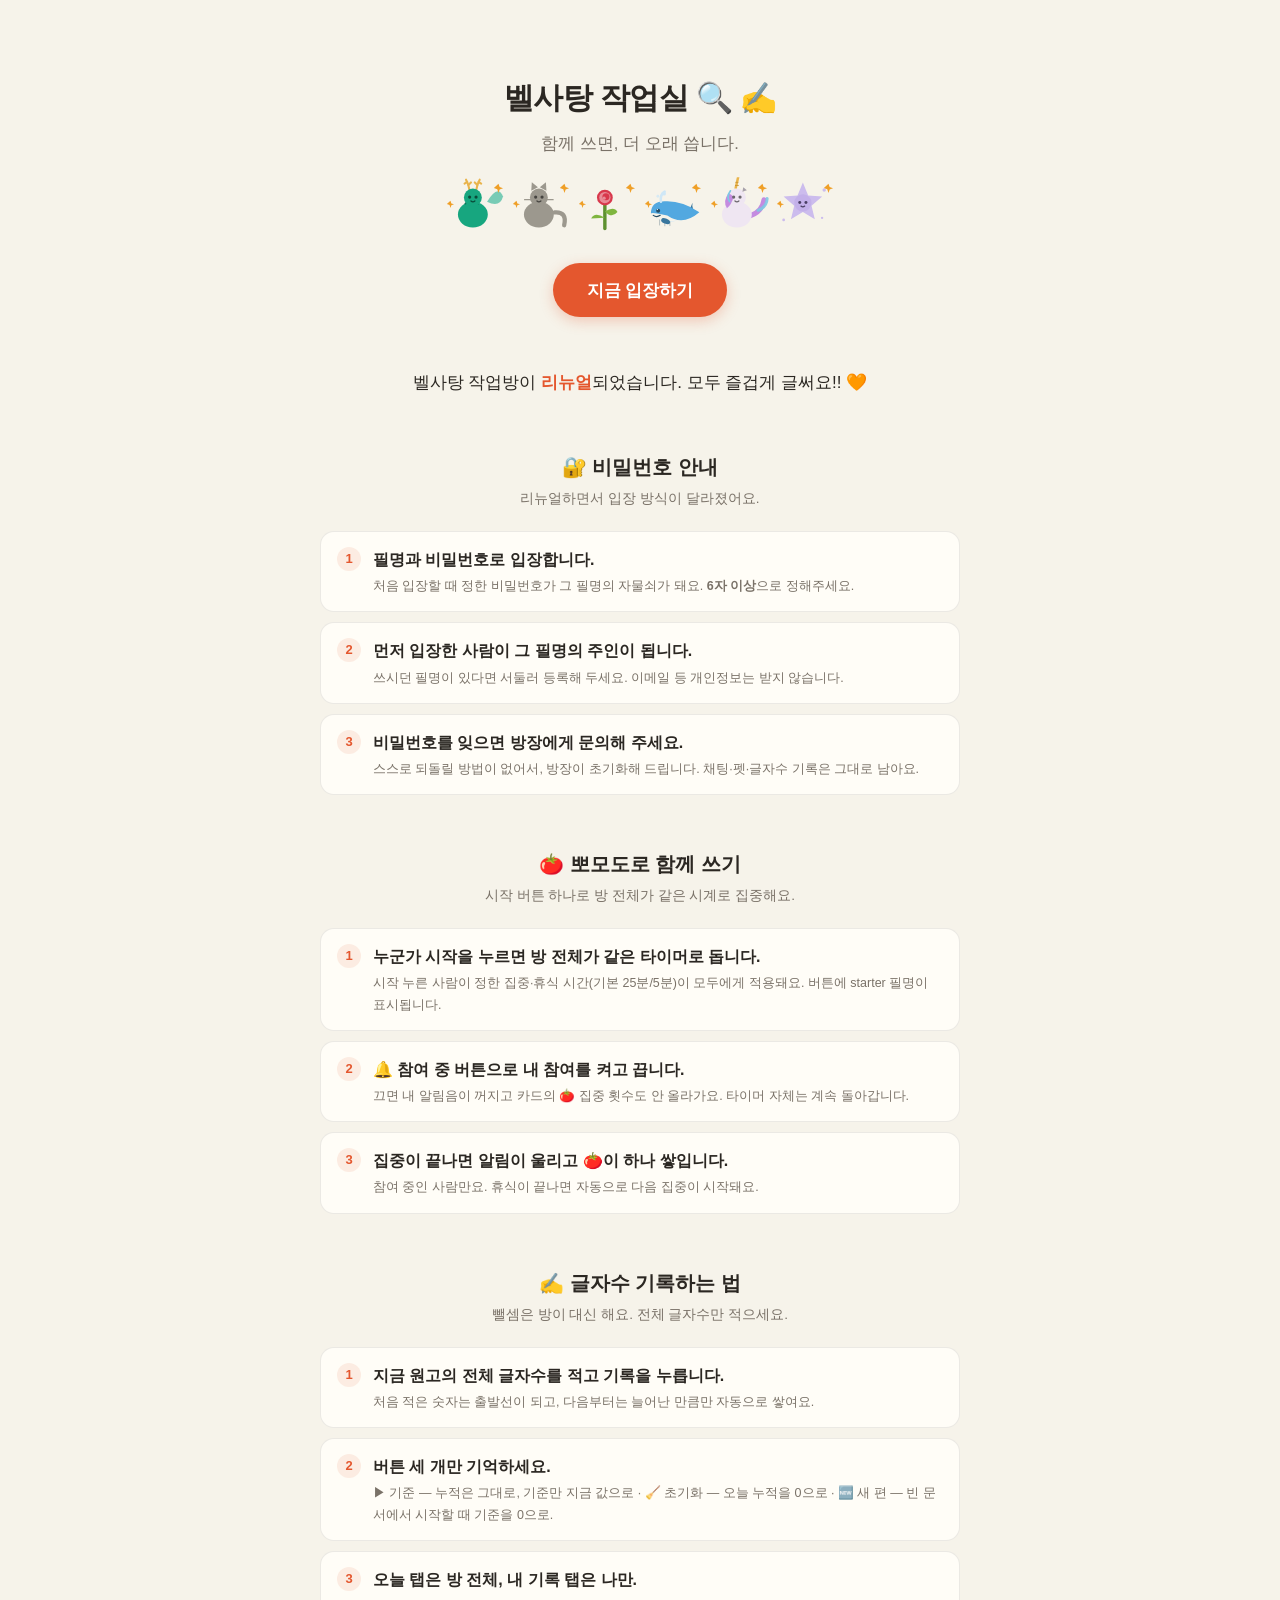
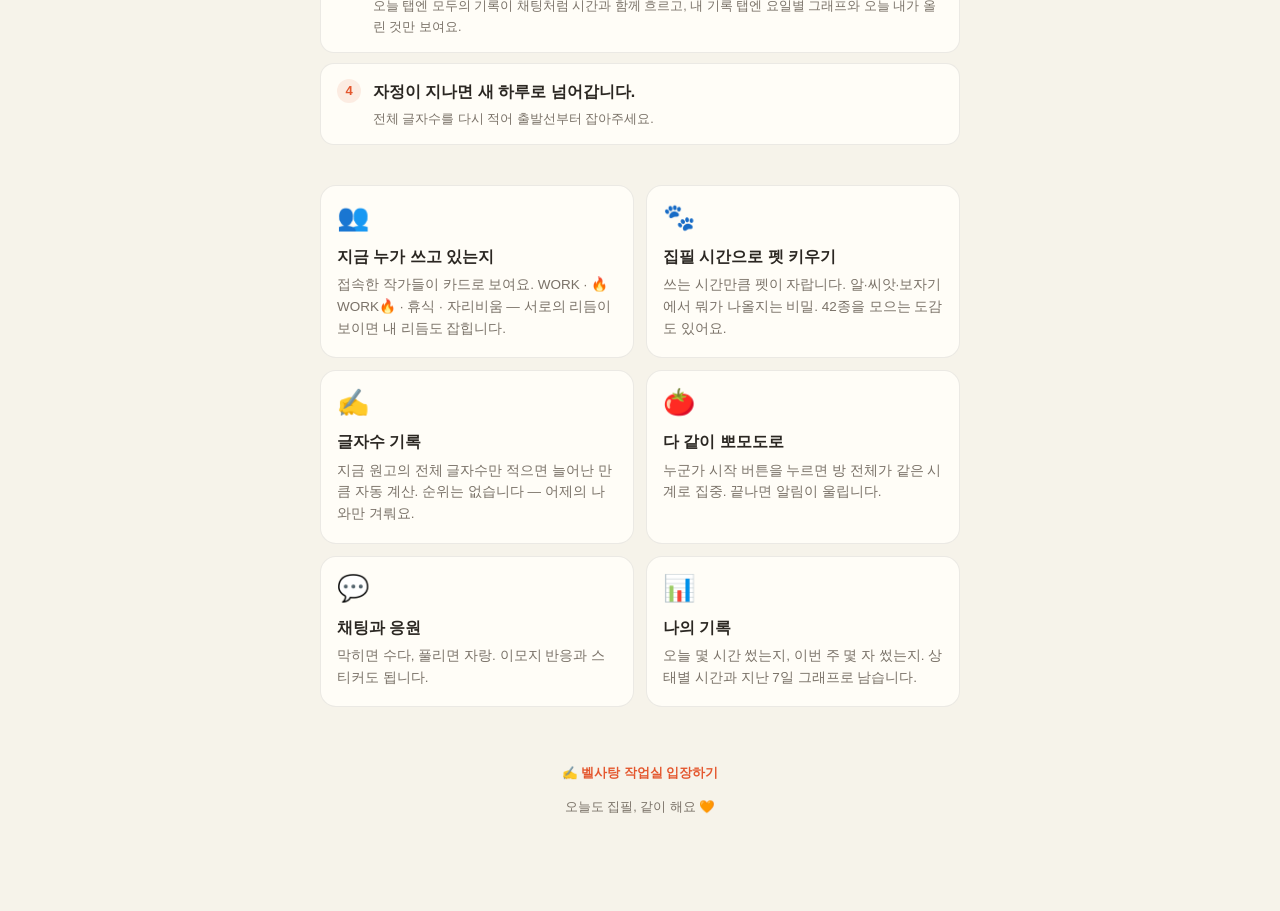
<file: guide.html>
<!DOCTYPE html>
<html lang="ko">
<head>
<meta charset="UTF-8">
<meta name="viewport" content="width=device-width, initial-scale=1">
<title>🍭벨사탕 작업방 - 가이드</title>
<!-- 카톡·트위터 등이 링크 미리보기에 쓰는 제목. <title> 만으로도 되지만
     og:title 이 있으면 그걸 우선하므로 둘 다 맞춰 둡니다. -->
<meta property="og:title" content="🍭벨사탕 작업방 - 가이드">
<meta property="og:description" content="벨사탕 작업방이 리뉴얼되었습니다. 모두 즐겁게 글써요!!">
<meta name="description" content="함께 쓰면 더 오래 쓴다. 작가들의 실시간 공동 집필 공간, 벨사탕 작업실.">
<!-- =====================================================================
     guide.html — 아직 안 들어와 본 분들에게 배포하는 소개 페이지

     작업방과 완전히 독립된 한 장짜리 문서입니다. 파이어베이스도,
     다른 스크립트도 읽지 않아요. 그래서 방이 어떤 상태든 이 페이지는
     항상 열립니다. 링크: /blsatang/guide.html
     ===================================================================== -->
<style>
:root{
  --bg:#F6F3EA; --text:#2B2722; --dim:#7A7268;
  --card:#FFFDF7; --line:rgba(0,0,0,.08);
  --accent:#E4572E; --accent-soft:rgba(228,87,46,.1);
  --green:#2FA36B;
}
@media (prefers-color-scheme:dark){
  :root{ --bg:#141210; --text:#EFEAE2; --dim:#9A9188;
    --card:#1E1B18; --line:rgba(255,255,255,.09);
    --accent:#F0754C; --accent-soft:rgba(240,117,76,.14); }
}
*{ box-sizing:border-box }
body{
  margin:0; background:var(--bg); color:var(--text);
  font-family:-apple-system,BlinkMacSystemFont,"Pretendard","Apple SD Gothic Neo","Noto Sans KR",sans-serif;
  font-size:16px; line-height:1.7;
  -webkit-font-smoothing:antialiased;
}
.wrap{ max-width:680px; margin:0 auto; padding:48px 20px 80px }

/* ── 머리 ── */
.hero{ text-align:center; padding:24px 0 8px }
.hero h1{ font-size:30px; margin:0 0 6px; letter-spacing:-.02em }
.hero .sub{ color:var(--dim); font-size:16.5px; margin:0 }
.hero .pets{ display:flex; justify-content:center; gap:2px; margin:18px 0 6px; flex-wrap:wrap }
.hero .pets svg{ display:block }

.cta{
  display:inline-block; margin-top:22px;
  background:var(--accent); color:#fff; text-decoration:none;
  font-weight:700; font-size:16.5px;
  padding:13px 34px; border-radius:999px;
  box-shadow:0 4px 14px rgba(228,87,46,.28);
}
.cta:active{ transform:translateY(1px) }
.cta-sub{ display:block; margin-top:10px; font-size:12.5px; color:var(--dim) }

/* ── 소개 문단 ── */
.pitch{
  margin:44px 0 0; font-size:17px; text-align:center;
  color:var(--text);
}
.pitch b{ color:var(--accent) }

/* ── 기능 카드 ── */
.grid{ display:grid; grid-template-columns:1fr 1fr; gap:12px; margin-top:40px }
@media (max-width:540px){ .grid{ grid-template-columns:1fr } }
.feat{
  background:var(--card); border:1px solid var(--line);
  border-radius:16px; padding:18px 16px;
}
.feat .ico{ font-size:26px; line-height:1 }
.feat h3{ font-size:15.5px; margin:10px 0 4px }
.feat p{ font-size:13.5px; color:var(--dim); margin:0; line-height:1.6 }

/* ── 간단 가이드 ── */
h2{ font-size:20px; margin:52px 0 4px; text-align:center }
.h2sub{ text-align:center; color:var(--dim); font-size:13.5px; margin:0 0 20px }
.steps{ counter-reset:step; display:flex; flex-direction:column; gap:10px }
.step{
  background:var(--card); border:1px solid var(--line);
  border-radius:14px; padding:14px 16px 14px 52px; position:relative;
}
.step::before{
  counter-increment:step; content:counter(step);
  position:absolute; left:16px; top:15px;
  width:24px; height:24px; border-radius:50%;
  background:var(--accent-soft); color:var(--accent);
  font-weight:700; font-size:13px;
  display:flex; align-items:center; justify-content:center;
}
.step b{ font-weight:700 }
.step .note{ display:block; font-size:12.5px; color:var(--dim); margin-top:3px }

/* ── 꼬리 ── */
.foot{
  text-align:center; margin-top:56px; color:var(--dim); font-size:12.5px;
}
.foot a{ color:var(--accent); font-weight:700; text-decoration:none }
</style>
</head>
<body>
<div class="wrap">

  <div class="hero">
    <h1>벨사탕 작업실 🔍 ✍️</h1>
    <p class="sub">함께 쓰면, 더 오래 씁니다.</p>
    <div class="pets"><svg class="pet-svg" viewBox="0 0 60 56" width="64" height="60"
      role="img" aria-label="용 레벨 20 만렙">
        <path d="M41.3 25.0q10 -17 15 -5 -3 11 -15 5z" fill="#78cbb5"/>
        <ellipse cx="28" cy="37.0" rx="14.0" ry="12.0" fill="#17A67F"/>
        <path d="M21.0 26.8l3 -3 3 3 3 -3 3 3" stroke="#107459" stroke-width="1.6" fill="none" stroke-linecap="round"/>
        <g stroke="#E9B44C" stroke-width="2" fill="none" stroke-linecap="round" stroke-linejoin="round"><path d="M24.8 13.8C24.2 9.8 23.2 7.1 21.6 4.3"/><path d="M23.8 9.2L26.2 6.9"/><path d="M22.7 6.4L20.2 7.9"/><path d="M31.2 13.8C31.8 9.8 32.8 7.1 34.4 4.3"/><path d="M32.2 9.2L29.8 6.9"/><path d="M33.3 6.4L35.8 7.9"/></g>
        <circle cx="28" cy="21.0" r="8.4" fill="#17A67F"/>
        
      <circle cx="25.0" cy="20.6" r="1.5" fill="#0a4b39"/>
      <circle cx="31.0" cy="20.6" r="1.5" fill="#0a4b39"/>
      <path d="M26.2 24.2q1.8 1.7 3.7 0" stroke="#0a4b39" stroke-width="1.2" fill="none" stroke-linecap="round"/><path d="M52 8l1.1 3.2 3.2 1.1-3.2 1.1L52 16.8l-1.1 -3.6-3.2 -1.1z" fill="#EF9F27"/><path d="M7 24l0.85 2.5 2.5 0.85-2.5 0.85L7 30.8l-0.85 -2.8-2.5 -0.85z" fill="#EF9F27"/></svg><svg class="pet-svg" viewBox="0 0 60 56" width="64" height="60"
      role="img" aria-label="고양이 레벨 20 만렙">
        <path d="M42.7 35.0q12.0 -1 9.0 12.0" stroke="#9C988E" stroke-width="4.0" fill="none" stroke-linecap="round"/>
        <ellipse cx="28" cy="37.0" rx="14.0" ry="12.0" fill="#9C988E"/>
        <circle cx="28" cy="21.0" r="8.4" fill="#9C988E"/>
        <path d="M20.9 14.7l0.5 -8.0 5.7 4.6z" fill="#9C988E"/>
        <path d="M35.1 14.7l-0.5 -8.0 -5.7 4.6z" fill="#9C988E"/>
        <path d="M14.6 23.0h6M35.4 23.0h6" stroke="#9C988E" stroke-width="1.1" stroke-linecap="round"/>
        
      <circle cx="25.0" cy="20.6" r="1.5" fill="#464440"/>
      <circle cx="31.0" cy="20.6" r="1.5" fill="#464440"/>
      <path d="M26.2 24.2q1.8 1.7 3.7 0" stroke="#464440" stroke-width="1.2" fill="none" stroke-linecap="round"/><path d="M52 8l1.1 3.2 3.2 1.1-3.2 1.1L52 16.8l-1.1 -3.6-3.2 -1.1z" fill="#EF9F27"/><path d="M7 24l0.85 2.5 2.5 0.85-2.5 0.85L7 30.8l-0.85 -2.8-2.5 -0.85z" fill="#EF9F27"/></svg><svg class="pet-svg" viewBox="0 0 60 56" width="64" height="60"
      role="img" aria-label="장미 레벨 20 만렙">
        
      <path d="M28 50V26.9" stroke="#5E9130" stroke-width="3.2" stroke-linecap="round"/>
      
      <path d="M28 40.0q-9.6 -5.8 -12.8 0.6
               q--5.8 7.0 --12.8 -0.6z"
            fill="#7FB53F"/>
      
      <path d="M28 34.0q8.8 -5.3 11.8 0.6
               q-5.3 6.5 -11.8 -0.6z"
            fill="#7FB53F"/>
        
        <circle cx="28" cy="21.0" r="7.4" fill="#D8384C"/>
        <circle cx="28" cy="21.0" r="5.3" fill="#e88c97"/>
        <circle cx="29.0" cy="20.3" r="3.3" fill="#D8384C"/>
        <circle cx="27.3" cy="21.6" r="1.5" fill="#e88c97"/><path d="M52 8l1.1 3.2 3.2 1.1-3.2 1.1L52 16.8l-1.1 -3.6-3.2 -1.1z" fill="#EF9F27"/><path d="M7 24l0.85 2.5 2.5 0.85-2.5 0.85L7 30.8l-0.85 -2.8-2.5 -0.85z" fill="#EF9F27"/></svg><svg class="pet-svg" viewBox="0 0 60 56" width="64" height="60"
      role="img" aria-label="고래 레벨 20 만렙">
        <!-- 꼬리 — 위아래로 갈라져 올라갑니다 -->
        <path d="M39.3 36.0
                                 q6.0 -1.2 9.0 -10.2
                                 q-1.2 6.6 4.2 9.0
                                 q-5.4 6.0 -13.2 1.2z"
                               fill="#39769d"/>

        <!-- 몸 — 앞이 둥글고 뒤로 갈수록 가늘어집니다 -->
        <path d="M9.3 36.0
                 q0 -12.6 15.4 -11.4
                 q14.6 0 30.0 10.2
                 q-15.4 13.2 -30.0 3.0
                 q-15.4 -3.6 -15.4 -1.8z" fill="#52A8E0"/>

        <!-- 배 — 밝은 색으로 아랫배를 나눕니다 -->
        <path d="M11.5 38.6
                 q13.8 10.2 28.4 0.6
                 q-13.8 9.0 -28.4 -0.6z" fill="#cfe7f6"/>
        <path d="M17.4 42.0v4.8
                                 M22.3 43.4v4.1
                                 M27.1 43.9v3.4"
                               stroke="#254c65" stroke-width=".9" opacity=".3" stroke-linecap="round"/>

        <!-- 가슴지느러미 -->
        <ellipse cx="23.1" cy="43.2" rx="4.4" ry="2.4"
                 fill="#39769d" transform="rotate(22 23.1 43.2)"/>

        <!-- 물줄기 -->
        <path d="M18.7 25.0q-1 -7.0 3.5 -9.5"
                               stroke="#cfe7f6" stroke-width="2.4" fill="none" stroke-linecap="round"/>
                     <circle cx="21.6" cy="17.4" r="1.8" fill="#cfe7f6"/>
                     <circle cx="15.8" cy="19.8" r="1.3" fill="#cfe7f6" opacity=".8"/>

        <circle cx="16.1" cy="33.4" r="1.9" fill="#254c65"/>
        <circle cx="15.4" cy="32.2" r=".55" fill="#FFFFFF"/>
        <path d="M11.5 37.7q3.2 2.4 6.5 0"
              stroke="#254c65" stroke-width="1.1" fill="none" stroke-linecap="round"/><path d="M52 8l1.1 3.2 3.2 1.1-3.2 1.1L52 16.8l-1.1 -3.6-3.2 -1.1z" fill="#EF9F27"/><path d="M7 24l0.85 2.5 2.5 0.85-2.5 0.85L7 30.8l-0.85 -2.8-2.5 -0.85z" fill="#EF9F27"/></svg><svg class="pet-svg" viewBox="0 0 60 56" width="64" height="60"
      role="img" aria-label="유니콘 레벨 20 만렙">
        <!-- 꼬리 — 위로 뻗쳐 올립니다.

             처음엔 아래로 늘어뜨렸는데 말꼬리처럼 축 처져 보였어요.
             위로 휘어 올리면 갈기와 이어져 한 덩어리로 읽히고,
             유니콘다운 기세가 납니다. -->
        <path d="M40.9 38.0
                                 q11.0 -4.0 12.5 -15.0"
                               stroke="#C48BE0" stroke-width="4.6" fill="none" stroke-linecap="round"/>
                     <path d="M47.9 33.0
                              q8.0 -3.0 8.5 -11.0"
                            stroke="#7EC8E3" stroke-width="2.8" fill="none" stroke-linecap="round" opacity=".9"/>
        <ellipse cx="28" cy="37.0" rx="14.0" ry="12.0" fill="#EFE6F2"/>
        <circle cx="28" cy="21.0" r="8.4" fill="#EFE6F2"/>

        <!-- 갈기 — 머리 뒤로 흘러내립니다 -->
        <path d="M20.4 16.8
                 q-5.9 7.6 -1.7 14.3
                 q4.2 -3.4 6.3 -10.9z" fill="#C48BE0"/>
        <path d="M22.0 14.7
                                 q-4.2 5.9 -0.8 10.1"
                               stroke="#7EC8E3" stroke-width="1.6" fill="none" stroke-linecap="round"/>

        <!-- 귀 -->
        <path d="M33.2 15.5l0.8 -4.2 3.4 2.9z" fill="#a7a1a9"/>

        <!-- 뿔 — 나선 세 칸 -->
        <path d="M28 12.6l-2.4 0 2.4 -10.5 2.4 0.0z"
              fill="#E9B44C"/>
        <path d="M26.6 9.7h2.8M27.0 6.8h2"
              stroke="#C9922E" stroke-width=".8" stroke-linecap="round"/>
        
      <circle cx="25.0" cy="20.6" r="1.5" fill="#6c676d"/>
      <circle cx="31.0" cy="20.6" r="1.5" fill="#6c676d"/>
      <path d="M26.2 24.2q1.8 1.7 3.7 0" stroke="#6c676d" stroke-width="1.2" fill="none" stroke-linecap="round"/><path d="M52 8l1.1 3.2 3.2 1.1-3.2 1.1L52 16.8l-1.1 -3.6-3.2 -1.1z" fill="#EF9F27"/><path d="M7 24l0.85 2.5 2.5 0.85-2.5 0.85L7 30.8l-0.85 -2.8-2.5 -0.85z" fill="#EF9F27"/></svg><svg class="pet-svg" viewBox="0 0 60 56" width="64" height="60"
      role="img" aria-label="별 레벨 20 만렙">
        <circle cx="48" cy="14" r="1.6" fill="#ccbced"/><circle cx="10" cy="42" r="1.3" fill="#ccbced"/><circle cx="46" cy="40" r="1.1" fill="#ccbced"/>
        <path d="M28.0 7.0L33.0 19.1L46.1 20.1L36.1 28.6L39.2 41.4L28.0 34.5L16.8 41.4L19.9 28.6L9.9 20.1L23.0 19.1Z" fill="#ccbced"/>
        <circle cx="28" cy="26" r="8.0" fill="#A78BE0" opacity=".25"/>
        
      <circle cx="25.1" cy="25.6" r="1.4" fill="#4b3f65"/>
      <circle cx="30.9" cy="25.6" r="1.4" fill="#4b3f65"/>
      <path d="M26.2 29.0q1.8 1.6 3.5 0" stroke="#4b3f65" stroke-width="1.2" fill="none" stroke-linecap="round"/><path d="M52 8l1.1 3.2 3.2 1.1-3.2 1.1L52 16.8l-1.1 -3.6-3.2 -1.1z" fill="#EF9F27"/><path d="M7 24l0.85 2.5 2.5 0.85-2.5 0.85L7 30.8l-0.85 -2.8-2.5 -0.85z" fill="#EF9F27"/></svg></div>
    <a class="cta" href="https://gring-boop.github.io/blsatang/">지금 입장하기</a>
  </div>

  <p class="pitch">
    벨사탕 작업방이 <b>리뉴얼</b>되었습니다. 모두 즐겁게 글써요!! 🧡
  </p>

  <!-- 비밀번호 공지 — 같은 그룹에 띄우는 문서라 홍보보다 안내가 먼저입니다 -->
  <h2>🔐 비밀번호 안내</h2>
  <p class="h2sub">리뉴얼하면서 입장 방식이 달라졌어요.</p>
  <div class="steps">
    <div class="step"><b>필명과 비밀번호로 입장합니다.</b>
      <span class="note">처음 입장할 때 정한 비밀번호가 그 필명의 자물쇠가 돼요. <b>6자 이상</b>으로 정해주세요.</span></div>
    <div class="step"><b>먼저 입장한 사람이 그 필명의 주인이 됩니다.</b>
      <span class="note">쓰시던 필명이 있다면 서둘러 등록해 두세요. 이메일 등 개인정보는 받지 않습니다.</span></div>
    <div class="step"><b>비밀번호를 잊으면 방장에게 문의해 주세요.</b>
      <span class="note">스스로 되돌릴 방법이 없어서, 방장이 초기화해 드립니다. 채팅·펫·글자수 기록은 그대로 남아요.</span></div>
  </div>

  <!-- 뽀모·글자수 가이드 — 비밀번호 안내와 같은 스텝 형식 (2026-08-02 추가) -->
  <h2>🍅 뽀모도로 함께 쓰기</h2>
  <p class="h2sub">시작 버튼 하나로 방 전체가 같은 시계로 집중해요.</p>
  <div class="steps">
    <div class="step"><b>누군가 시작을 누르면 방 전체가 같은 타이머로 돕니다.</b>
      <span class="note">시작 누른 사람이 정한 집중·휴식 시간(기본 25분/5분)이 모두에게 적용돼요. 버튼에 starter 필명이 표시됩니다.</span></div>
    <div class="step"><b>🔔 참여 중 버튼으로 내 참여를 켜고 끕니다.</b>
      <span class="note">끄면 내 알림음이 꺼지고 카드의 🍅 집중 횟수도 안 올라가요. 타이머 자체는 계속 돌아갑니다.</span></div>
    <div class="step"><b>집중이 끝나면 알림이 울리고 🍅이 하나 쌓입니다.</b>
      <span class="note">참여 중인 사람만요. 휴식이 끝나면 자동으로 다음 집중이 시작돼요.</span></div>
  </div>

  <h2>✍️ 글자수 기록하는 법</h2>
  <p class="h2sub">뺄셈은 방이 대신 해요. 전체 글자수만 적으세요.</p>
  <div class="steps">
    <div class="step"><b>지금 원고의 전체 글자수를 적고 기록을 누릅니다.</b>
      <span class="note">처음 적은 숫자는 출발선이 되고, 다음부터는 늘어난 만큼만 자동으로 쌓여요.</span></div>
    <div class="step"><b>버튼 세 개만 기억하세요.</b>
      <span class="note">▶ 기준 — 누적은 그대로, 기준만 지금 값으로 · 🧹 초기화 — 오늘 누적을 0으로 · 🆕 새 편 — 빈 문서에서 시작할 때 기준을 0으로.</span></div>
    <div class="step"><b>오늘 탭은 방 전체, 내 기록 탭은 나만.</b>
      <span class="note">오늘 탭엔 모두의 기록이 채팅처럼 시간과 함께 흐르고, 내 기록 탭엔 요일별 그래프와 오늘 내가 올린 것만 보여요.</span></div>
    <div class="step"><b>자정이 지나면 새 하루로 넘어갑니다.</b>
      <span class="note">전체 글자수를 다시 적어 출발선부터 잡아주세요.</span></div>
  </div>

  <div class="grid">
    <div class="feat"><span class="ico">👥</span>
      <h3>지금 누가 쓰고 있는지</h3>
      <p>접속한 작가들이 카드로 보여요. WORK · 🔥WORK🔥 · 휴식 · 자리비움 — 서로의 리듬이 보이면 내 리듬도 잡힙니다.</p></div>
    <div class="feat"><span class="ico">🐾</span>
      <h3>집필 시간으로 펫 키우기</h3>
      <p>쓰는 시간만큼 펫이 자랍니다. 알·씨앗·보자기에서 뭐가 나올지는 비밀. 42종을 모으는 도감도 있어요.</p></div>
    <div class="feat"><span class="ico">✍️</span>
      <h3>글자수 기록</h3>
      <p>지금 원고의 전체 글자수만 적으면 늘어난 만큼 자동 계산. 순위는 없습니다 — 어제의 나와만 겨뤄요.</p></div>
    <div class="feat"><span class="ico">🍅</span>
      <h3>다 같이 뽀모도로</h3>
      <p>누군가 시작 버튼을 누르면 방 전체가 같은 시계로 집중. 끝나면 알림이 울립니다.</p></div>
    <div class="feat"><span class="ico">💬</span>
      <h3>채팅과 응원</h3>
      <p>막히면 수다, 풀리면 자랑. 이모지 반응과 스티커도 됩니다.</p></div>
    <div class="feat"><span class="ico">📊</span>
      <h3>나의 기록</h3>
      <p>오늘 몇 시간 썼는지, 이번 주 몇 자 썼는지. 상태별 시간과 지난 7일 그래프로 남습니다.</p></div>
  </div>

  <div class="foot">
    <p><a href="https://gring-boop.github.io/blsatang/">✍️ 벨사탕 작업실 입장하기</a></p>
    <p>오늘도 집필, 같이 해요 🧡</p>
  </div>

</div>
</body>
</html>
</file>
